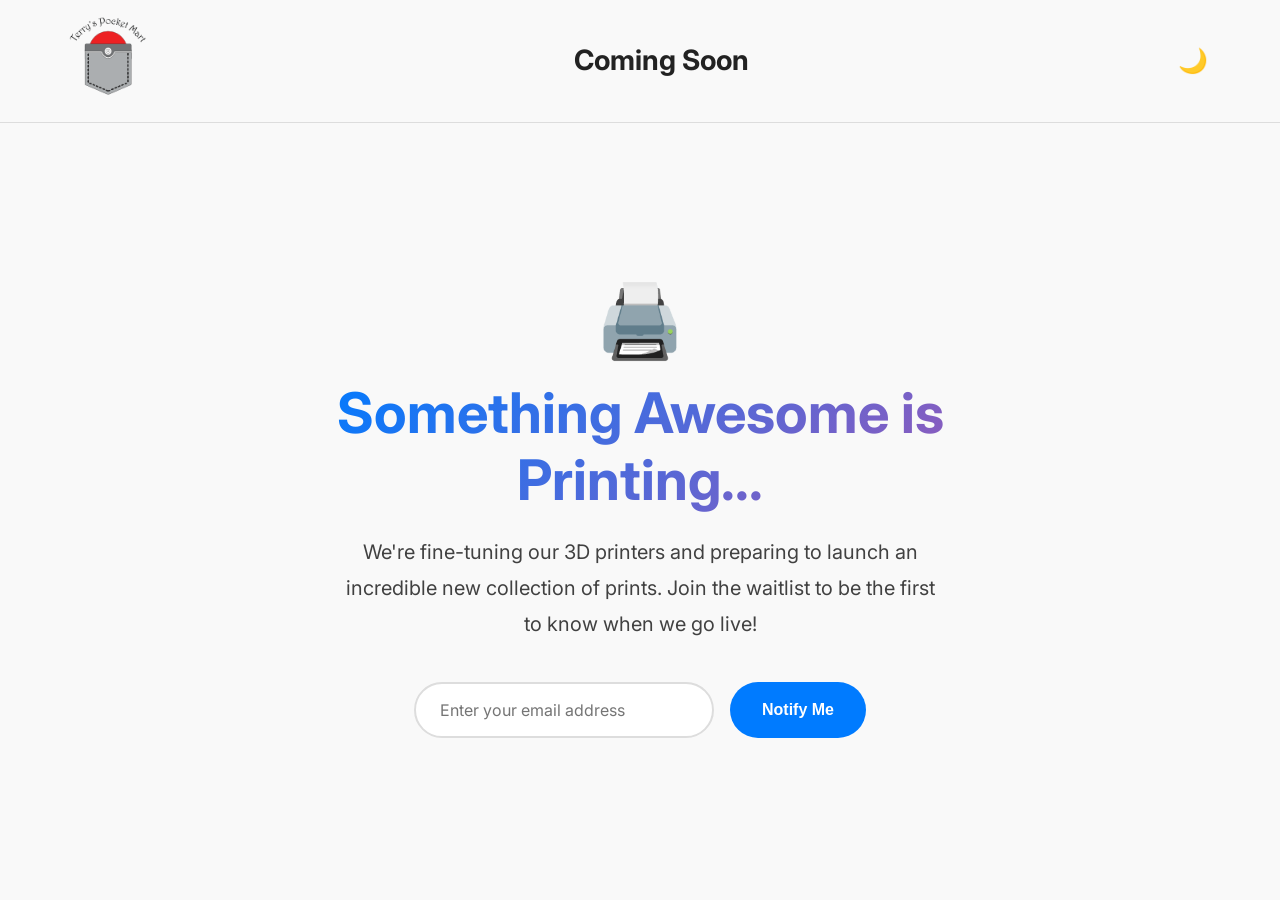
<file: index.html>
<!DOCTYPE html>
<html lang="en">
<head>
    <meta charset="UTF-8">
    <meta name="viewport" content="width=device-width, initial-scale=1.0">
    <title>Coming Soon - Terry's Pocketmart</title>
    <link rel="preconnect" href="https://fonts.googleapis.com">
    <link rel="preconnect" href="https://fonts.gstatic.com" crossorigin>
    <link href="https://fonts.googleapis.com/css2?family=Inter:wght@400;500;600;700&display=swap" rel="stylesheet">
    
    <style>
        /* Base Global Theme Variables */
        :root {
            --bg-color: #f9f9f9;
            --text-color: #222222;
            --card-bg: #ffffff;
            --accent-color: #007bff;
            --border-color: #dddddd;
            --transition-speed: 0.3s;
        }

        [data-theme="dark"] {
            --bg-color: #121212;
            --text-color: #f0f0f0;
            --card-bg: #1e1e1e;
            --accent-color: #4da3ff;
            --border-color: #333333;
        }

        * {
            box-sizing: border-box;
            margin: 0;
            padding: 0;
        }

        body {
            font-family: 'Inter', sans-serif;
            background-color: var(--bg-color);
            color: var(--text-color);
            transition: background-color var(--transition-speed), color var(--transition-speed);
            line-height: 1.6;
            min-height: 100vh;
            display: flex;
            flex-direction: column;
        }

        /* Header Styles */
        header {
            padding: 0.75rem 5%;
            display: flex;
            justify-content: space-between;
            align-items: center;
            border-bottom: 1px solid var(--border-color);
            background-color: var(--bg-color);
            position: sticky;
            top: 0;
            z-index: 100;
            transition: background-color var(--transition-speed), border-color var(--transition-speed);
        }

        .logo-container {
            display: flex;
            align-items: center;
        }

        .logo-container img {
            height: 90px;
            width: auto;
        }

        .logo-dark {
            display: none;
        }

        [data-theme="dark"] .logo-light {
            display: none;
        }

        [data-theme="dark"] .logo-dark {
            display: block;
        }

        .nav-page-title {
            font-size: 1.75rem;
            font-weight: 700;
            color: var(--text-color);
            white-space: nowrap;
            flex: 1;
            text-align: center;
        }

        nav {
            display: flex;
            align-items: center;
        }

        .theme-toggle {
            background: none;
            border: none;
            font-size: 1.5rem;
            cursor: pointer;
            padding: 8px;
            border-radius: 50%;
            transition: background-color var(--transition-speed);
            line-height: 1;
        }

        .theme-toggle:hover {
            background-color: rgba(0, 0, 0, 0.05);
        }

        [data-theme="dark"] .theme-toggle:hover {
            background-color: rgba(255, 255, 255, 0.1);
        }

        /* Coming Soon Main Section */
        main {
            flex: 1;
            display: flex;
            align-items: center;
            justify-content: center;
        }

        .coming-soon-container {
            display: flex;
            flex-direction: column;
            align-items: center;
            justify-content: center;
            text-align: center;
            padding: 3rem 1.5rem;
            animation: fadeIn 1s ease-in-out;
            max-width: 700px;
            margin: 0 auto;
        }
        
        @keyframes fadeIn {
            from { opacity: 0; transform: translateY(20px); }
            to { opacity: 1; transform: translateY(0); }
        }

        .printer-icon {
            font-size: 4.5rem;
            margin-bottom: 1.5rem;
            animation: printBounce 2s infinite ease-in-out;
            line-height: 1;
        }

        @keyframes printBounce {
            0%, 100% { transform: translateY(0); }
            50% { transform: translateY(-15px); }
        }

        .coming-soon-title {
            font-size: 3.5rem;
            font-weight: 700;
            margin-bottom: 1.25rem;
            background: linear-gradient(135deg, var(--accent-color), #9b59b6);
            -webkit-background-clip: text;
            -webkit-text-fill-color: transparent;
            line-height: 1.2;
        }

        .coming-soon-subtitle {
            font-size: 1.25rem;
            color: var(--text-color);
            opacity: 0.85;
            max-width: 600px;
            margin-bottom: 2.5rem;
            line-height: 1.8;
        }

        .notify-container {
            display: flex;
            gap: 1rem;
            justify-content: center;
            width: 100%;
            max-width: 450px;
        }

        .notify-input {
            flex: 1;
            padding: 1rem 1.5rem;
            border: 2px solid var(--border-color);
            border-radius: 30px;
            background-color: var(--card-bg);
            color: var(--text-color);
            font-family: 'Inter', sans-serif;
            font-size: 1rem;
            transition: border-color 0.3s;
            outline: none;
        }

        .notify-input:focus {
            border-color: var(--accent-color);
        }

        .notify-btn {
            background-color: var(--accent-color);
            color: white;
            border: none;
            padding: 1rem 2rem;
            font-size: 1rem;
            font-weight: 600;
            border-radius: 30px;
            cursor: pointer;
            transition: transform 0.2s, box-shadow 0.2s, opacity 0.2s;
            white-space: nowrap;
        }

        .notify-btn:hover {
            transform: translateY(-2px);
            box-shadow: 0 4px 15px rgba(0, 123, 255, 0.3);
        }

        .notify-btn:active {
            transform: translateY(0);
        }

        /* Thank You Popup Modal Styles */
        .thanks-modal {
            display: none;
            position: fixed;
            top: 0;
            left: 0;
            width: 100%;
            height: 100%;
            background-color: rgba(0, 0, 0, 0.6);
            backdrop-filter: blur(5px);
            z-index: 1000;
            align-items: center;
            justify-content: center;
            opacity: 0;
            transition: opacity var(--transition-speed) ease;
        }

        .thanks-modal.active {
            display: flex;
            opacity: 1;
        }

        .thanks-modal-content {
            background-color: var(--card-bg);
            color: var(--text-color);
            padding: 3rem 2rem;
            border-radius: 20px;
            max-width: 450px;
            width: 90%;
            text-align: center;
            box-shadow: 0 15px 40px rgba(0,0,0,0.25);
            transform: scale(0.8);
            transition: transform var(--transition-speed) cubic-bezier(0.175, 0.885, 0.32, 1.275);
            border: 1px solid var(--border-color);
        }

        .thanks-modal.active .thanks-modal-content {
            transform: scale(1);
        }

        .thanks-icon {
            font-size: 4.5rem;
            margin-bottom: 1.5rem;
            line-height: 1;
            animation: popIn 0.5s cubic-bezier(0.175, 0.885, 0.32, 1.275);
        }

        @keyframes popIn {
            0% { transform: scale(0); }
            100% { transform: scale(1); }
        }

        .thanks-modal-content h2 {
            font-size: 2.25rem;
            font-weight: 700;
            margin-bottom: 1rem;
            background: linear-gradient(135deg, var(--accent-color), #9b59b6);
            -webkit-background-clip: text;
            -webkit-text-fill-color: transparent;
        }

        .thanks-modal-content p {
            font-size: 1.1rem;
            opacity: 0.85;
            margin-bottom: 2rem;
            line-height: 1.6;
        }

        .thanks-close-btn {
            background-color: var(--accent-color);
            color: white;
            border: none;
            padding: 0.85rem 2.5rem;
            font-size: 1rem;
            font-weight: 600;
            border-radius: 30px;
            cursor: pointer;
            transition: transform 0.2s, box-shadow 0.2s;
        }

        .thanks-close-btn:hover {
            transform: translateY(-2px);
            box-shadow: 0 4px 15px rgba(0, 123, 255, 0.3);
        }

        .thanks-close-btn:active {
            transform: translateY(0);
        }

        @media (max-width: 768px) {
            .coming-soon-title {
                font-size: 2.5rem;
            }
            .notify-container {
                flex-direction: column;
            }
            .notify-btn {
                width: 100%;
            }
            .thanks-modal-content {
                padding: 2.5rem 1.5rem;
            }
        }
    </style>
</head>
<body>
    <header>
        <div class="logo-container">
            <a href="index.html">
                <img src="images/logo.png" alt="Pocket Mart Logo" class="logo-light">
                <img src="images/logo_dark.png" alt="Pocket Mart Logo" class="logo-dark">
            </a>
        </div>
        <div id="nav-page-title" class="nav-page-title">Coming Soon</div>
        <nav>
            <button id="theme-toggle" class="theme-toggle" aria-label="Toggle theme">🌙</button>
        </nav>
    </header>

    <main>
        <div class="coming-soon-container">
            <div class="printer-icon">🖨️</div>
            <h1 class="coming-soon-title">Something Awesome is Printing...</h1>
            <p class="coming-soon-subtitle">We're fine-tuning our 3D printers and preparing to launch an incredible new collection of prints. Join the waitlist to be the first to know when we go live!</p>
            
            <form class="notify-container" method="POST">
                <input type="email" name="email" class="notify-input" placeholder="Enter your email address" required>
                <button type="submit" class="notify-btn">Notify Me</button>
            </form>
        </div>
    </main>

    <!-- Thank You Modal -->
    <div id="thanks-modal" class="thanks-modal">
        <div class="thanks-modal-content">
            <div class="thanks-icon">🎉</div>
            <h2>Thank You!</h2>
            <p>You have successfully subscribed to our waitlist. We'll email you the second we launch!</p>
            <button class="thanks-close-btn" id="close-thanks-btn">Awesome</button>
        </div>
    </div>

    <script>
        document.addEventListener('DOMContentLoaded', () => {
            // Dark / Light Theme Toggle
            const themeToggleBtn = document.getElementById('theme-toggle');
            const currentTheme = localStorage.getItem('theme') || 'light';
            
            document.documentElement.setAttribute('data-theme', currentTheme);
            updateThemeIcon(currentTheme);

            if (themeToggleBtn) {
                themeToggleBtn.addEventListener('click', () => {
                    const current = document.documentElement.getAttribute('data-theme');
                    const target = current === 'light' ? 'dark' : 'light';
                    
                    document.documentElement.setAttribute('data-theme', target);
                    localStorage.setItem('theme', target);
                    updateThemeIcon(target);
                });
            }

            function updateThemeIcon(theme) {
                if (!themeToggleBtn) return;
                themeToggleBtn.textContent = theme === 'light' ? '🌙' : '☀️';
            }

            // Thank You Modal Logic
            const thanksModal = document.getElementById('thanks-modal');
            const closeThanksBtn = document.getElementById('close-thanks-btn');
            const notifyForm = document.querySelector('.notify-container');

            function showThanksModal() {
                if (thanksModal) thanksModal.classList.add('active');
            }

            function closeThanksModal() {
                if (thanksModal) thanksModal.classList.remove('active');
            }

            if (closeThanksBtn) {
                closeThanksBtn.addEventListener('click', closeThanksModal);
            }

            if (thanksModal) {
                thanksModal.addEventListener('click', (e) => {
                    if (e.target === thanksModal) closeThanksModal();
                });
            }

            // Form Submit Handler
            if (notifyForm) {
                notifyForm.addEventListener('submit', function(e) {
                    const action = notifyForm.getAttribute('action');
                    
                    // If no external action is defined, simulate submission with delay & show modal
                    if (!action || action === '#' || action.startsWith('javascript:')) {
                        e.preventDefault();
                        const btn = notifyForm.querySelector('.notify-btn');
                        const originalText = btn.textContent;
                        btn.textContent = 'Sending...';
                        btn.disabled = true;

                        setTimeout(() => {
                            btn.textContent = originalText;
                            btn.disabled = false;
                            showThanksModal();
                            notifyForm.reset();
                        }, 800);
                        return;
                    }

                    // If an endpoint (e.g. Web3Forms or Formspree) is configured, send via AJAX
                    e.preventDefault();
                    const btn = notifyForm.querySelector('.notify-btn');
                    const originalText = btn.textContent;
                    btn.textContent = 'Sending...';
                    btn.disabled = true;

                    const formData = new FormData(notifyForm);
                    fetch(action, {
                        method: 'POST',
                        body: formData,
                        headers: {
                            'Accept': 'application/json'
                        }
                    })
                    .then(async response => {
                        const data = await response.json().catch(() => ({}));
                        if (response.ok && data.success !== false) {
                            showThanksModal();
                            notifyForm.reset();
                        } else {
                            const errorMsg = data.message || 'Please check your connection and try again.';
                            alert('Submission failed: ' + errorMsg);
                        }
                    })
                    .catch(error => {
                        alert('Network error: ' + error.message);
                    })
                    .finally(() => {
                        btn.textContent = originalText;
                        btn.disabled = false;
                    });
                });
            }
        });
    </script>
</body>
</html>
</file>
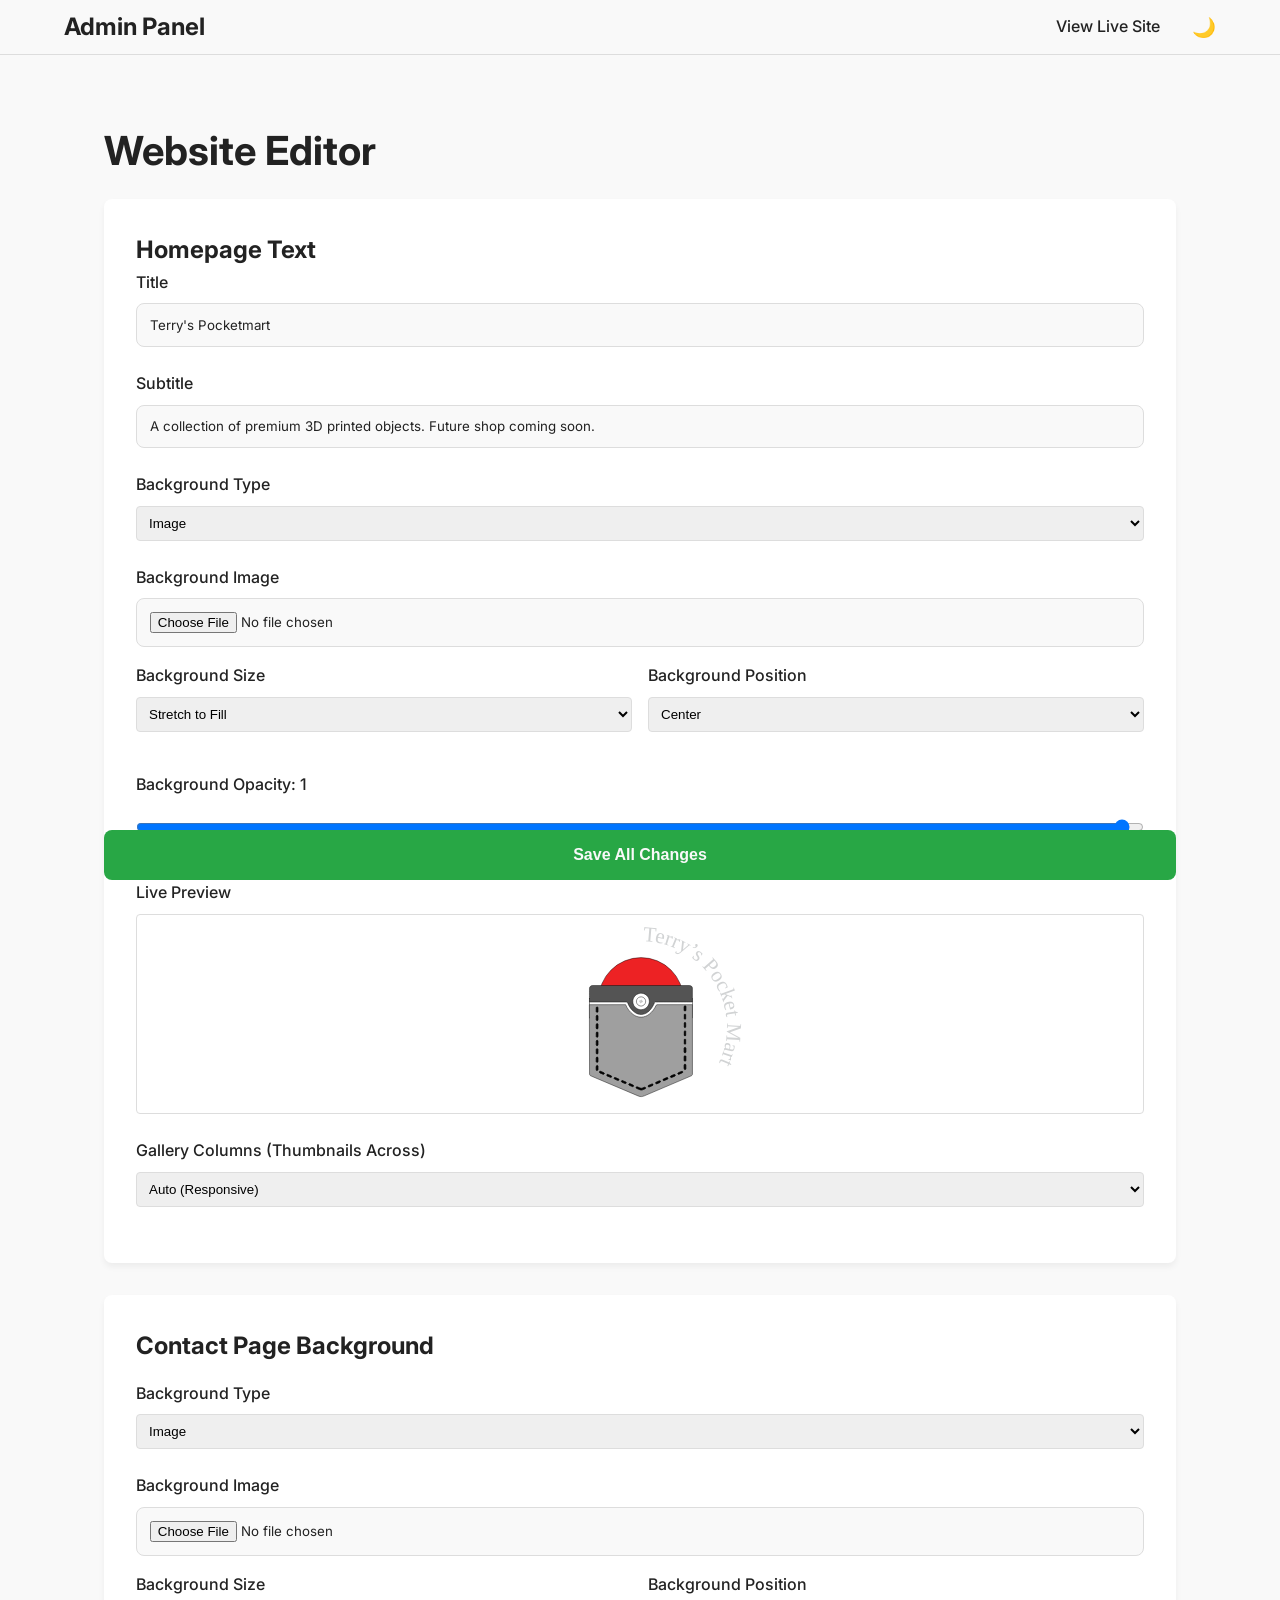
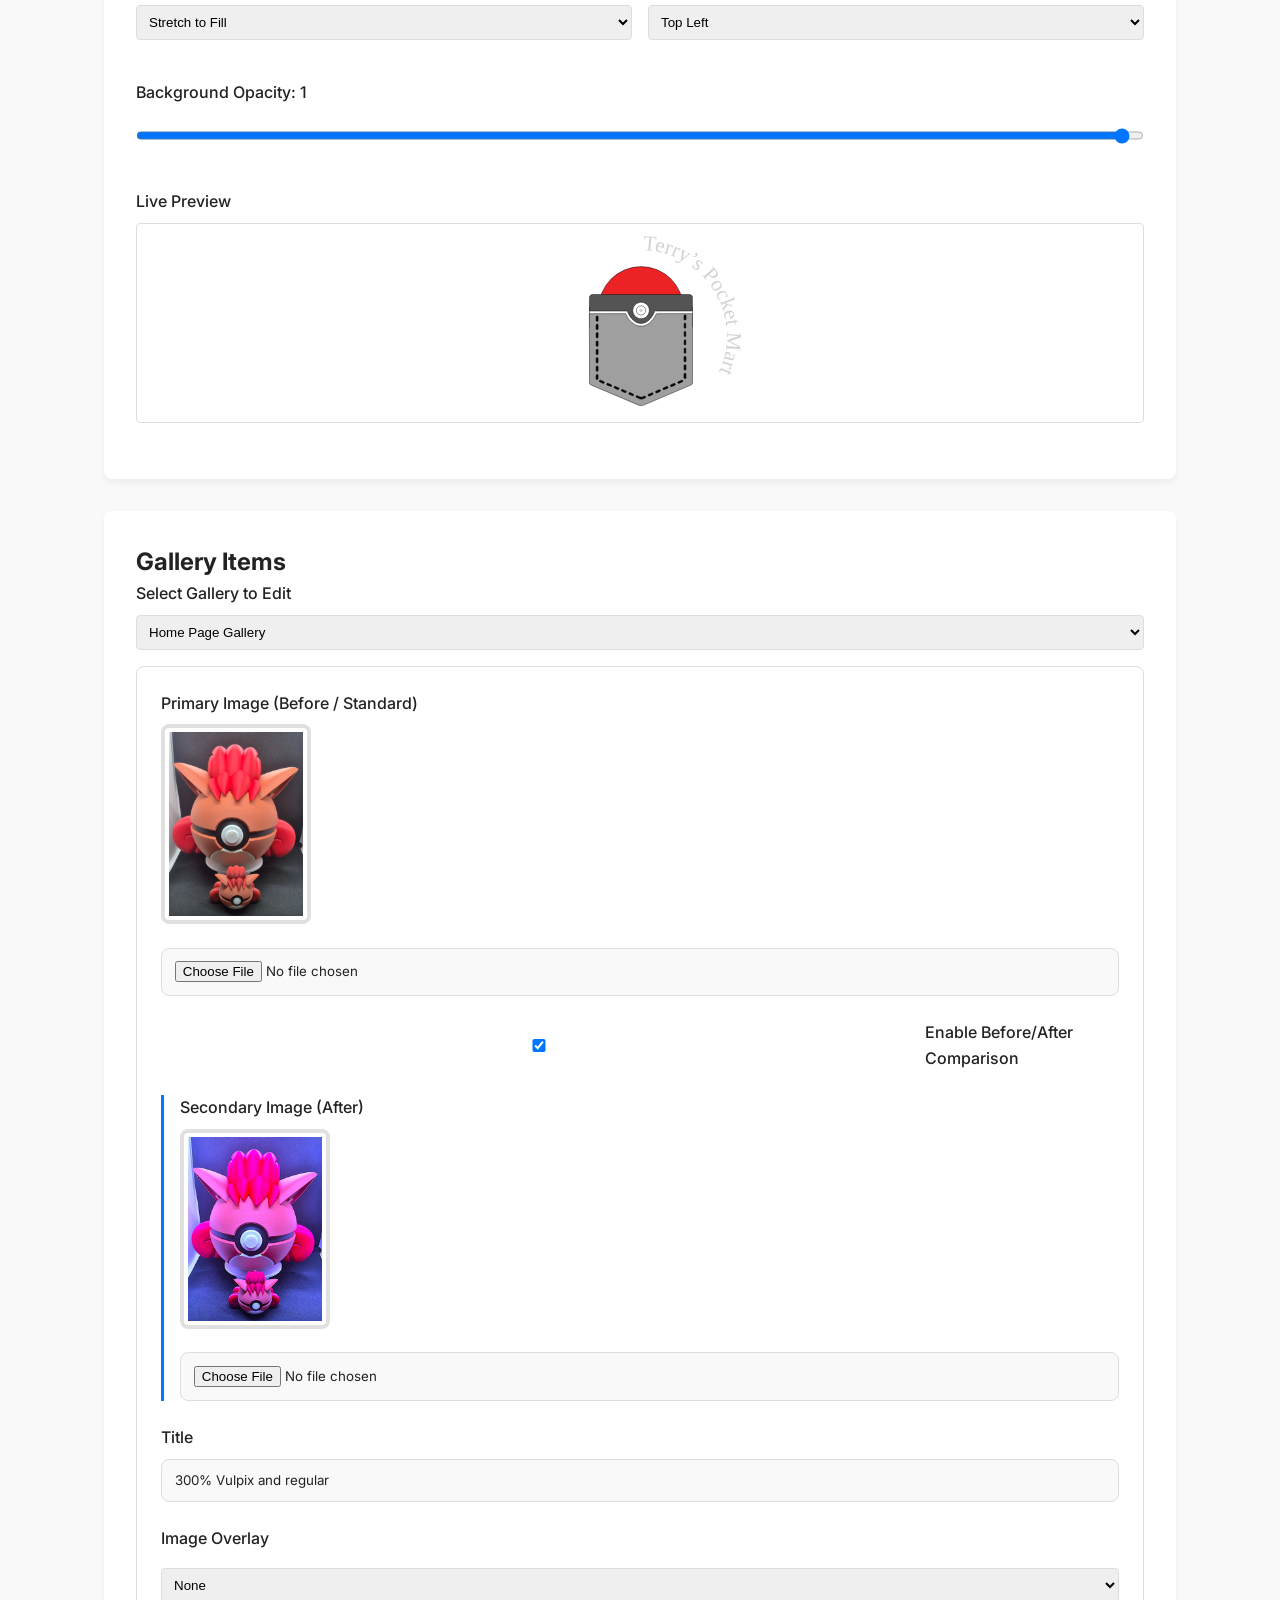
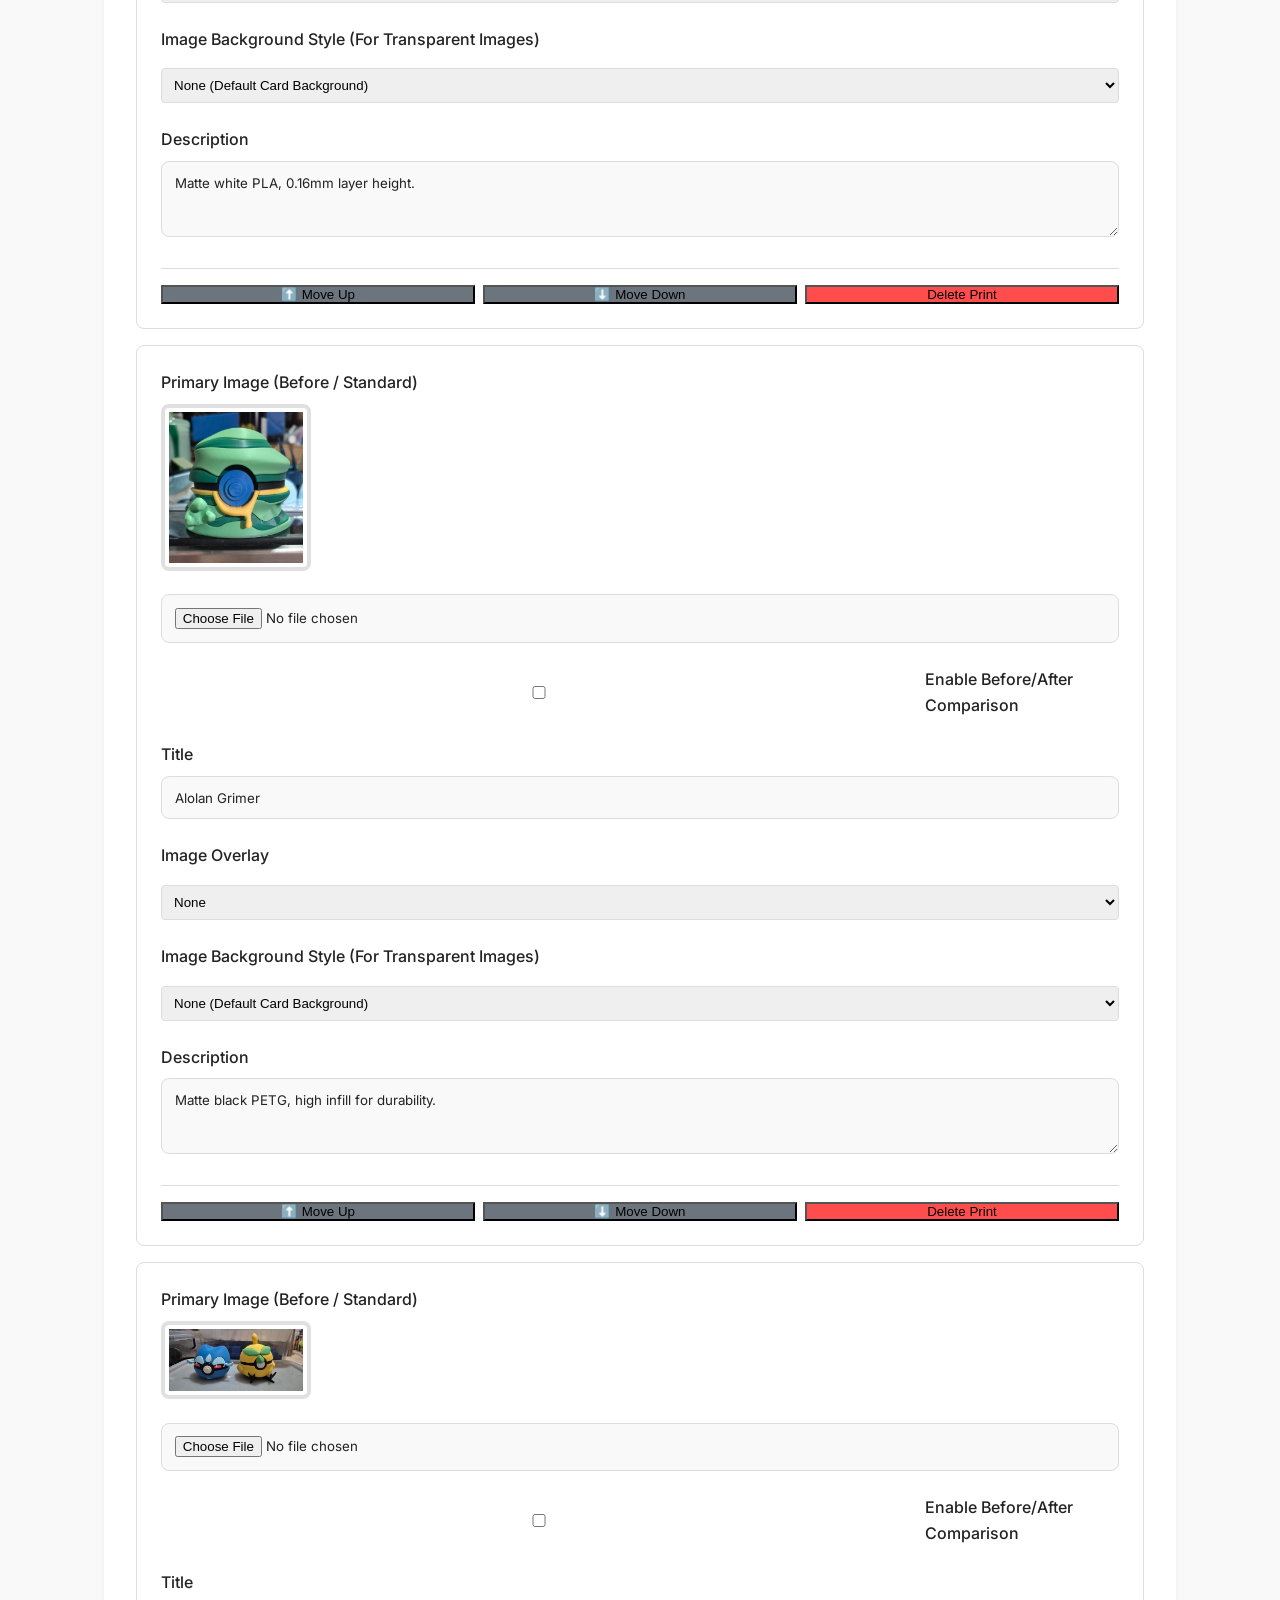
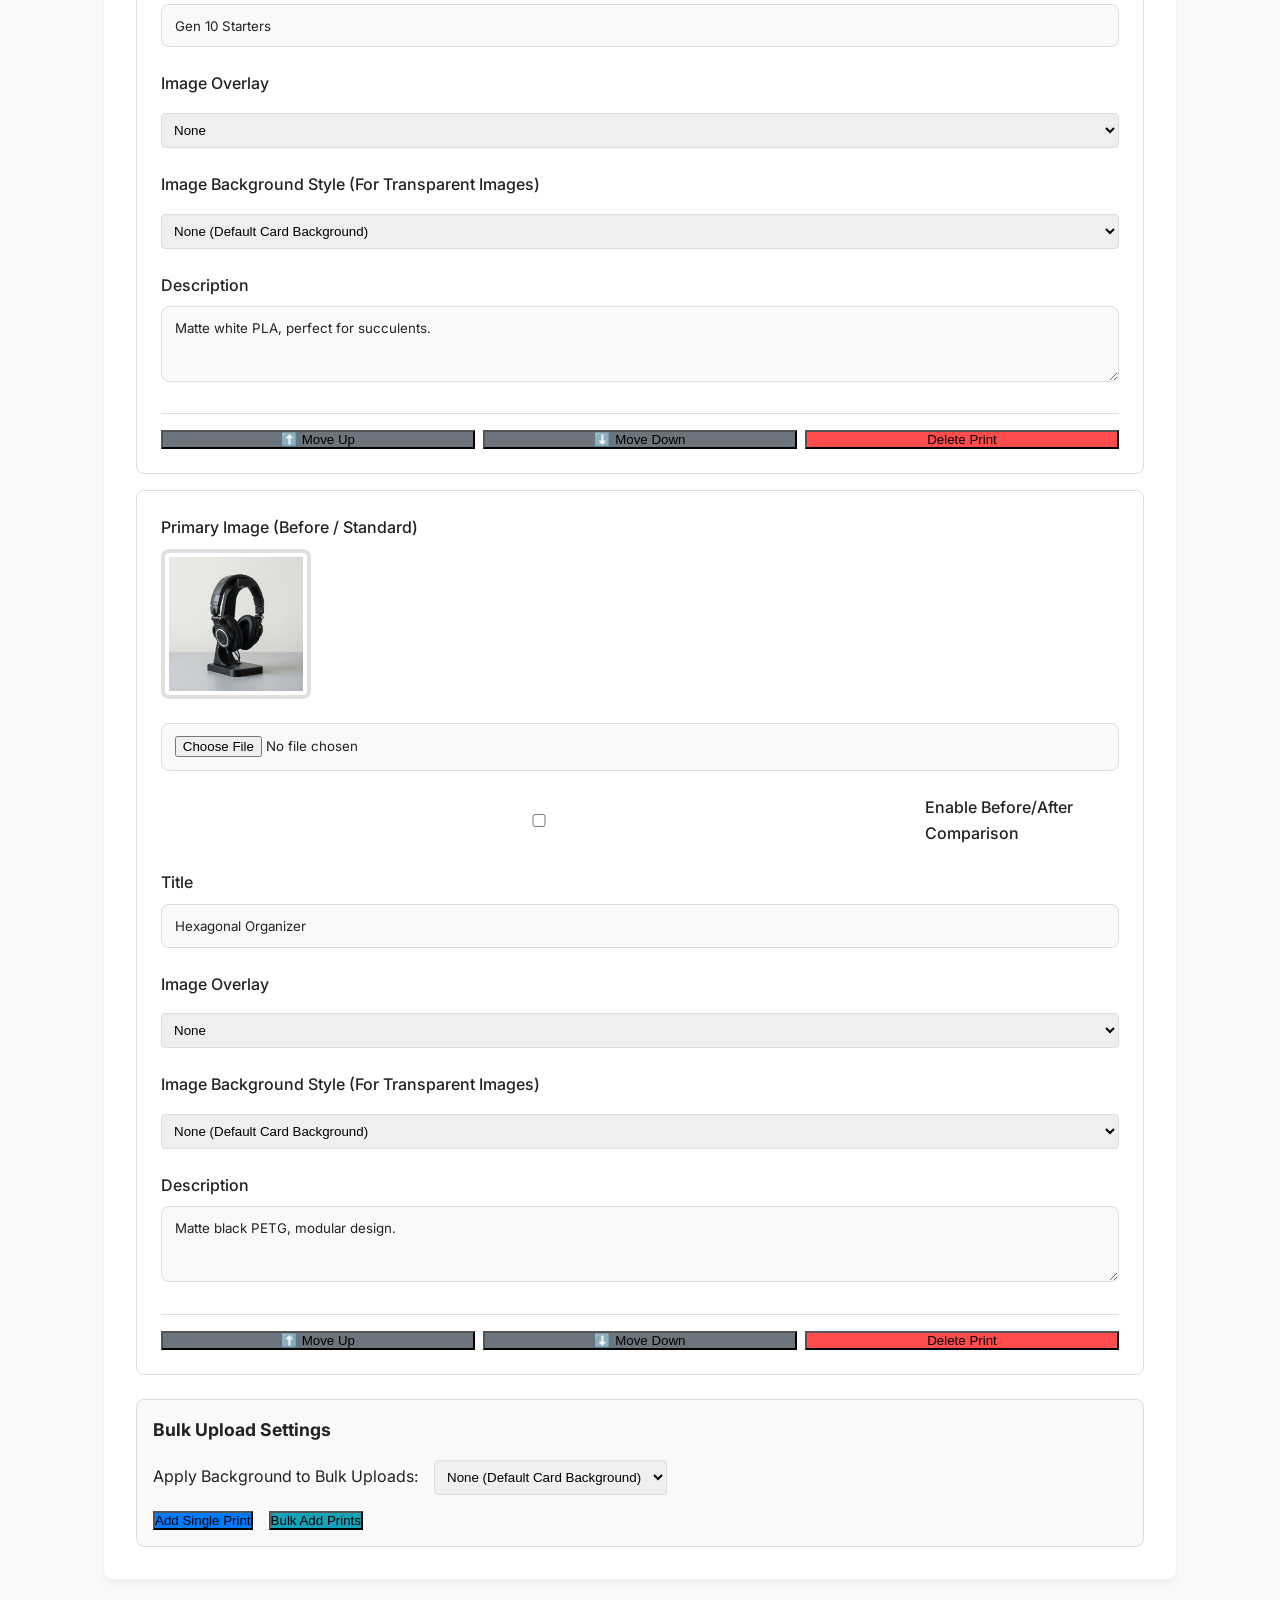
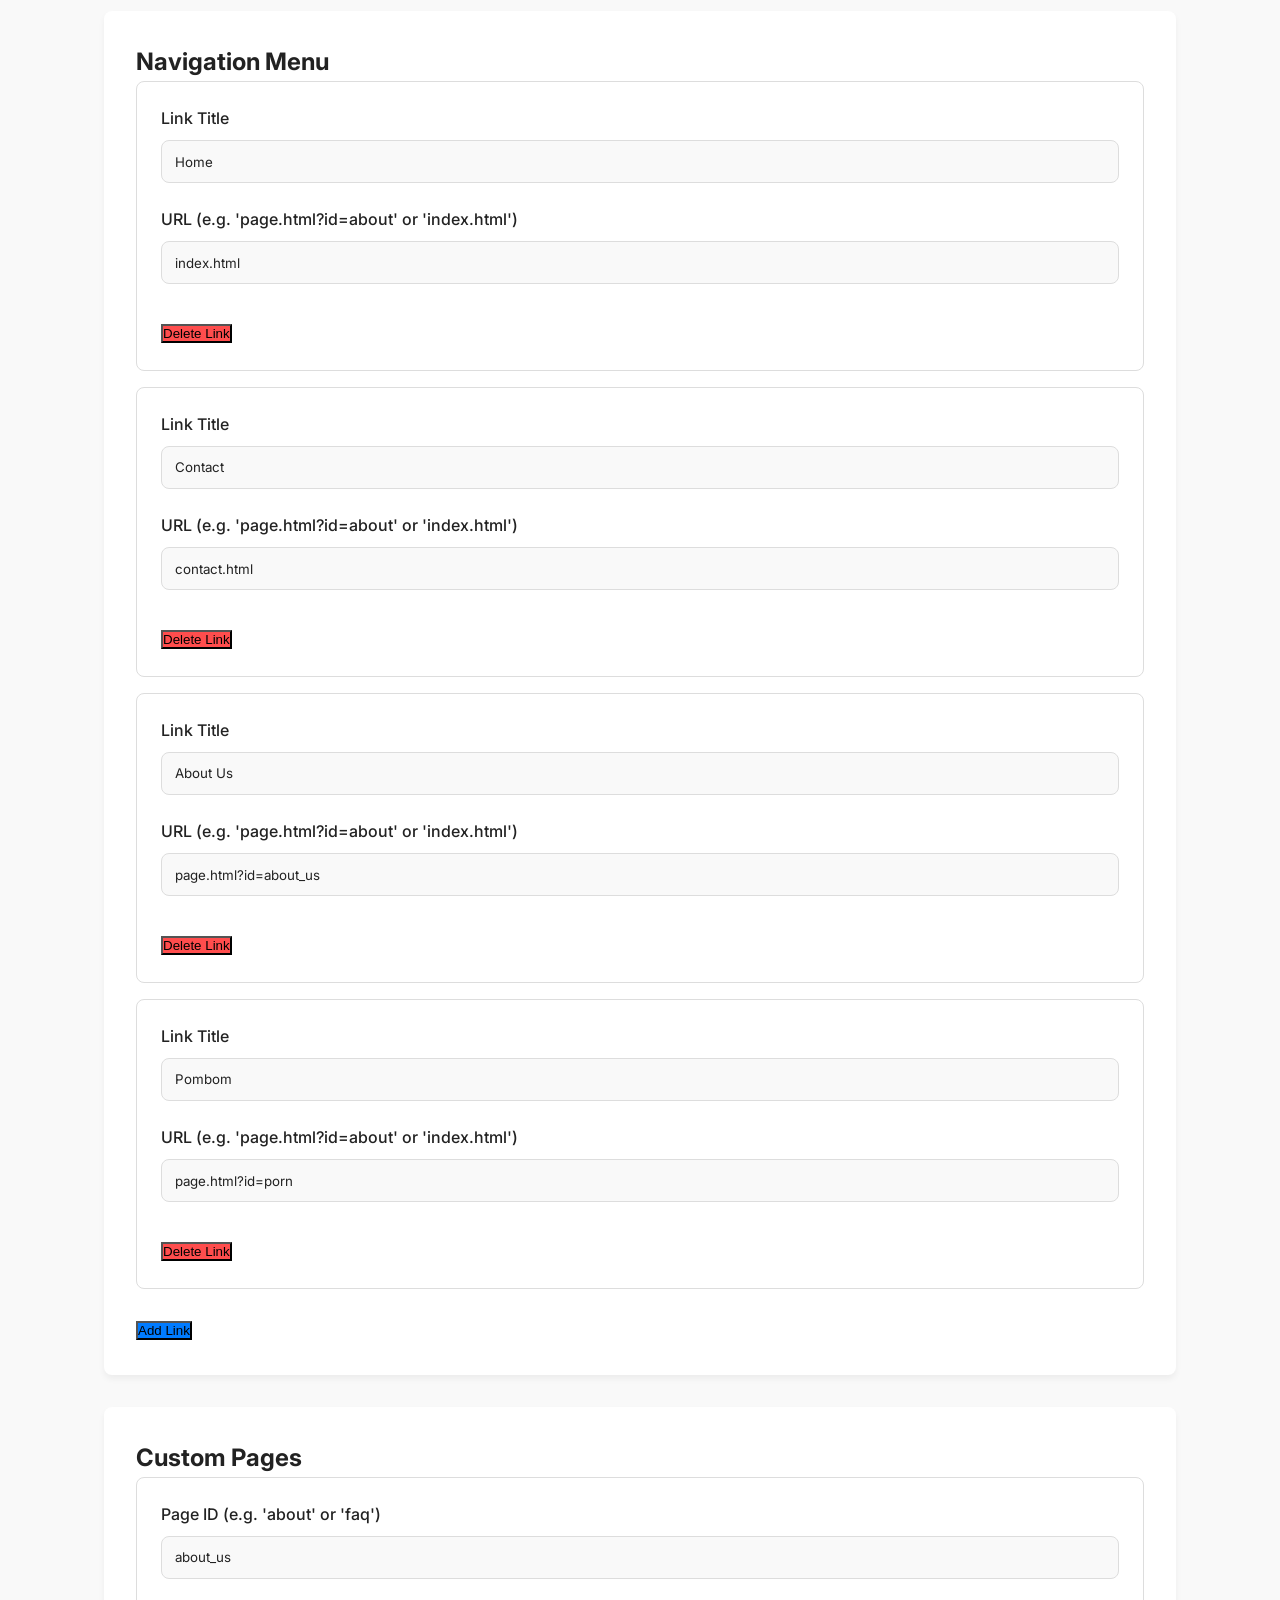
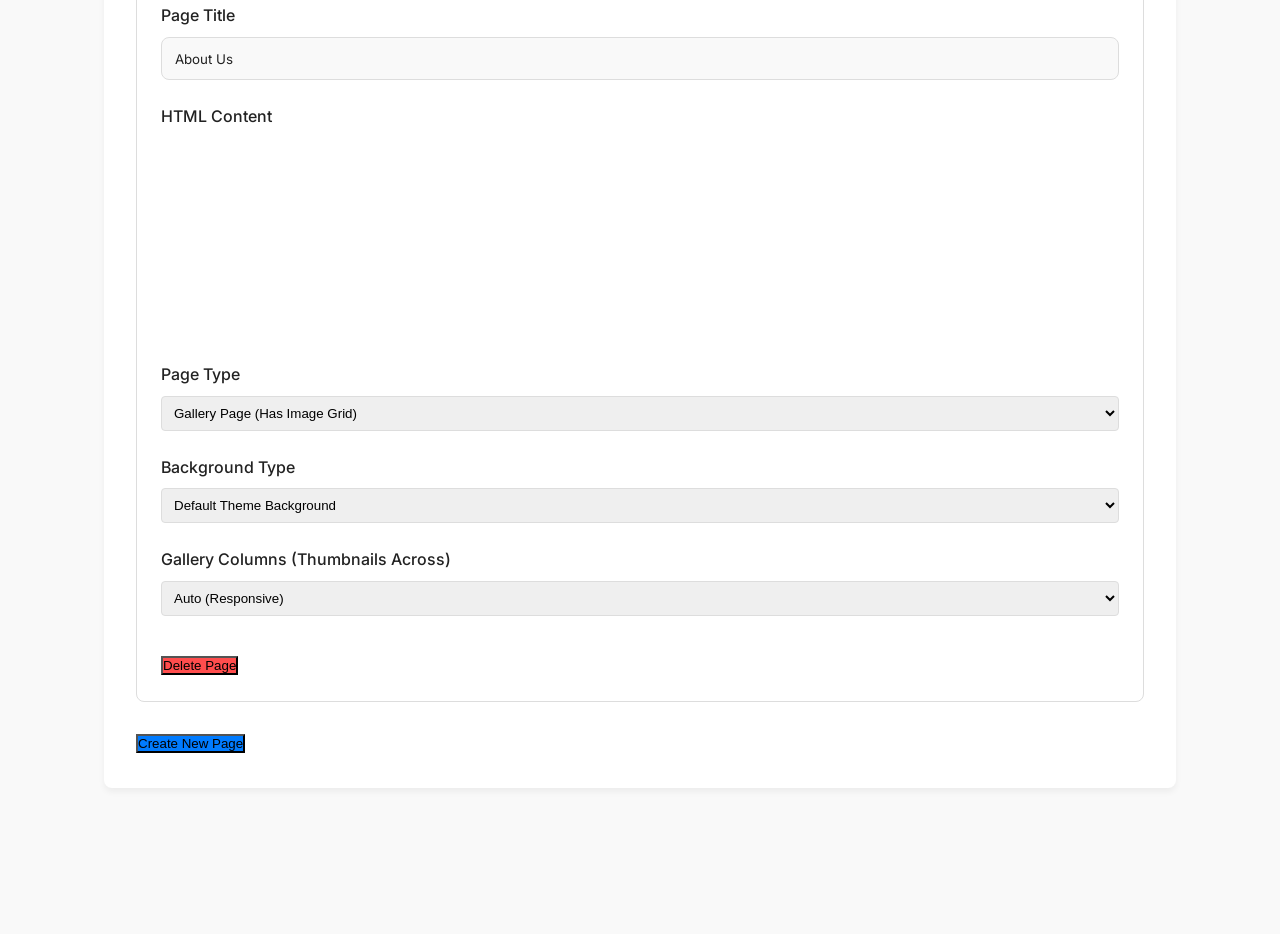
<file: admin.html>
<!DOCTYPE html>
<html lang="en">
<head>
    <meta charset="UTF-8">
    <meta name="viewport" content="width=device-width, initial-scale=1.0">
    <title>Admin - 3D Print Gallery</title>
    <link rel="preconnect" href="https://fonts.googleapis.com">
    <link rel="preconnect" href="https://fonts.gstatic.com" crossorigin>
    <link href="https://fonts.googleapis.com/css2?family=Inter:wght@400;500;600;700&display=swap" rel="stylesheet">
    <link href="https://cdn.quilljs.com/1.3.6/quill.snow.css" rel="stylesheet">
    <link rel="stylesheet" href="css/style.css">
    <style>
        .admin-section {
            background: var(--card-bg);
            padding: 2rem;
            border-radius: 8px;
            margin-bottom: 2rem;
            box-shadow: 0 4px 6px rgba(0,0,0,0.05);
        }
        .admin-item {
            border: 1px solid var(--border-color);
            padding: 1.5rem;
            border-radius: 8px;
            margin-bottom: 1rem;
            position: relative;
        }
        .admin-item img {
            max-width: 150px;
            height: auto;
            border-radius: 8px;
            border: 4px solid #e0e0e0;
            padding: 4px;
            background-color: var(--card-bg);
            margin-bottom: 1rem;
        }
        .delete-btn {
            background-color: #ff4d4d !important;
            margin-top: 1rem;
        }
        .add-btn {
            background-color: var(--accent-color) !important;
        }
        .save-btn {
            background-color: #28a745 !important;
            position: sticky;
            bottom: 20px;
            z-index: 100;
        }
    </style>
</head>
<body>
    <header>
        <div class="header-left">
            <h2>Admin Panel</h2>
        </div>
        <nav>
            <a href="index.html" target="_blank">View Live Site</a>
            <button id="theme-toggle" class="theme-toggle" aria-label="Toggle theme">🌙</button>
        </nav>
    </header>

    <main>
        <h1>Website Editor</h1>
        
        <form id="admin-form">
            <div class="admin-section">
                <h2>Homepage Text</h2>
                <div class="form-group">
                    <label>Title</label>
                    <input type="text" id="homepage-title" required>
                </div>
                <div class="form-group">
                    <label>Subtitle</label>
                    <input type="text" id="homepage-subtitle" required>
                </div>
                <div class="form-group" style="margin-top: 1rem;">
                    <label>Background Type</label>
                    <select id="homepage-bg-type" style="padding: 0.5rem; width: 100%; border-radius: 4px; border: 1px solid var(--border-color);">
                        <option value="default">Default Theme Background</option>
                        <option value="color">Solid Color</option>
                        <option value="image">Image</option>
                    </select>
                </div>
                <div class="form-group" id="homepage-bg-color-group" style="display:none; margin-top: 1rem;">
                    <label>Background Color</label>
                    <input type="color" id="homepage-bg-color" value="#ffffff" style="width: 100%; height: 40px;">
                </div>
                <div class="form-group" id="homepage-bg-image-group" style="display:none; margin-top: 1rem;">
                    <label>Background Image</label>
                    <input type="file" accept="image/*" id="homepage-bg-image-file">
                    <input type="hidden" id="homepage-bg-image">
                    
                    <div style="display: flex; gap: 1rem; margin-top: 1rem;">
                        <div class="form-group" style="flex: 1;">
                            <label>Background Size</label>
                            <select id="homepage-bg-size" style="padding: 0.5rem; width: 100%; border-radius: 4px; border: 1px solid var(--border-color);">
                                <option value="cover">Cover (Fill Screen)</option>
                                <option value="contain">Contain (Fit to Screen)</option>
                                <option value="auto">Auto (Original Size)</option>
                                <option value="100% 100%">Stretch to Fill</option>
                            </select>
                        </div>
                        <div class="form-group" style="flex: 1;">
                            <label>Background Position</label>
                            <select id="homepage-bg-position" style="padding: 0.5rem; width: 100%; border-radius: 4px; border: 1px solid var(--border-color);">
                                <option value="center">Center</option>
                                <option value="top left">Top Left</option>
                                <option value="top center">Top Center</option>
                                <option value="top right">Top Right</option>
                                <option value="bottom left">Bottom Left</option>
                                <option value="bottom center">Bottom Center</option>
                                <option value="bottom right">Bottom Right</option>
                            </select>
                        </div>
                    </div>
                    <div class="form-group" style="margin-top: 1rem;">
                        <label>Background Opacity: <span id="homepage-bg-opacity-val">1.0</span></label>
                        <input type="range" id="homepage-bg-opacity" min="0.05" max="1" step="0.05" value="1" style="width: 100%;">
                    </div>
                    
                    <label style="margin-top: 1rem; display: block;">Live Preview</label>
                    <div id="homepage-bg-preview" style="width: 100%; height: 200px; border: 1px solid var(--border-color); border-radius: 4px; margin-top:0.5rem; display:none;"></div>
                </div>
                
                <div class="form-group" style="margin-top: 1rem;">
                    <label>Gallery Columns (Thumbnails Across)</label>
                    <select id="homepage-gallery-cols" style="padding: 0.5rem; width: 100%; border-radius: 4px; border: 1px solid var(--border-color);">
                        <option value="auto">Auto (Responsive)</option>
                        <option value="2">2 Columns</option>
                        <option value="3">3 Columns</option>
                        <option value="4">4 Columns</option>
                        <option value="5">5 Columns</option>
                    </select>
                </div>
            </div>

            <div class="admin-section">
                <h2>Contact Page Background</h2>
                <div class="form-group" style="margin-top: 1rem;">
                    <label>Background Type</label>
                    <select id="contact-bg-type" style="padding: 0.5rem; width: 100%; border-radius: 4px; border: 1px solid var(--border-color);">
                        <option value="default">Default Theme Background</option>
                        <option value="color">Solid Color</option>
                        <option value="image">Image</option>
                    </select>
                </div>
                <div class="form-group" id="contact-bg-color-group" style="display:none; margin-top: 1rem;">
                    <label>Background Color</label>
                    <input type="color" id="contact-bg-color" value="#ffffff" style="width: 100%; height: 40px;">
                </div>
                <div class="form-group" id="contact-bg-image-group" style="display:none; margin-top: 1rem;">
                    <label>Background Image</label>
                    <input type="file" accept="image/*" id="contact-bg-image-file">
                    <input type="hidden" id="contact-bg-image">
                    
                    <div style="display: flex; gap: 1rem; margin-top: 1rem;">
                        <div class="form-group" style="flex: 1;">
                            <label>Background Size</label>
                            <select id="contact-bg-size" style="padding: 0.5rem; width: 100%; border-radius: 4px; border: 1px solid var(--border-color);">
                                <option value="cover">Cover (Fill Screen)</option>
                                <option value="contain">Contain (Fit to Screen)</option>
                                <option value="auto">Auto (Original Size)</option>
                                <option value="100% 100%">Stretch to Fill</option>
                            </select>
                        </div>
                        <div class="form-group" style="flex: 1;">
                            <label>Background Position</label>
                            <select id="contact-bg-position" style="padding: 0.5rem; width: 100%; border-radius: 4px; border: 1px solid var(--border-color);">
                                <option value="center">Center</option>
                                <option value="top left">Top Left</option>
                                <option value="top center">Top Center</option>
                                <option value="top right">Top Right</option>
                                <option value="bottom left">Bottom Left</option>
                                <option value="bottom center">Bottom Center</option>
                                <option value="bottom right">Bottom Right</option>
                            </select>
                        </div>
                    </div>
                    <div class="form-group" style="margin-top: 1rem;">
                        <label>Background Opacity: <span id="contact-bg-opacity-val">1.0</span></label>
                        <input type="range" id="contact-bg-opacity" min="0.05" max="1" step="0.05" value="1" style="width: 100%;">
                    </div>

                    <label style="margin-top: 1rem; display: block;">Live Preview</label>
                    <div id="contact-bg-preview" style="width: 100%; height: 200px; border: 1px solid var(--border-color); border-radius: 4px; margin-top:0.5rem; display:none;"></div>
                </div>
            </div>

            <div class="admin-section">
                <h2>Gallery Items</h2>
                <div class="form-group" style="margin-bottom: 1rem;">
                    <label>Select Gallery to Edit</label>
                    <select id="gallery-select" style="padding: 0.5rem; width: 100%; border-radius: 4px; border: 1px solid var(--border-color);"></select>
                </div>
                <div id="gallery-admin-container">
                    <!-- Gallery items injected here -->
                </div>
                
                <div style="margin-top: 1.5rem; padding: 1rem; border: 1px solid var(--border-color); border-radius: 8px; background: var(--bg-color);">
                    <h3 style="margin-top: 0; margin-bottom: 1rem; font-size: 1.1rem;">Bulk Upload Settings</h3>
                    <div style="display: flex; align-items: center; gap: 1rem; margin-bottom: 1rem;">
                        <label>Apply Background to Bulk Uploads:</label>
                        <select id="bulk-bg-type" style="padding: 0.5rem; border-radius: 4px; border: 1px solid var(--border-color);">
                            <option value="none">None (Default Card Background)</option>
                            <option value="color">Solid Color</option>
                            <option value="image">Custom Image</option>
                        </select>
                        <input type="color" id="bulk-bg-color" value="#ffffff" style="height: 30px; display: none; cursor: pointer;">
                        <div id="bulk-bg-image-group" style="display:none; align-items:center; gap: 0.5rem;">
                            <input type="file" accept="image/*" id="bulk-bg-image-file" style="font-size: 0.9em; max-width: 200px;">
                            <input type="hidden" id="bulk-bg-image-path">
                            <span id="bulk-bg-image-status" style="font-size: 0.8rem; color: #28a745; display: none;">✓ Uploaded</span>
                        </div>
                    </div>
                    <div style="display: flex; gap: 1rem;">
                        <button type="button" class="add-btn" id="add-item-btn">Add Single Print</button>
                        <button type="button" class="add-btn" id="bulk-add-btn" style="background-color: #17a2b8 !important;">Bulk Add Prints</button>
                        <input type="file" id="bulk-upload-input" multiple accept="image/*" style="display: none;">
                    </div>
                </div>
            </div>

            <div class="admin-section">
                <h2>Navigation Menu</h2>
                <div id="nav-admin-container"></div>
                <button type="button" class="add-btn" id="add-nav-btn" style="margin-top: 1rem;">Add Link</button>
            </div>

            <div class="admin-section">
                <h2>Custom Pages</h2>
                <div id="pages-admin-container"></div>
                <button type="button" class="add-btn" id="add-page-btn" style="margin-top: 1rem;">Create New Page</button>
            </div>

            <button type="submit" class="save-btn" id="save-btn">Save All Changes</button>
        </form>
    </main>

    <script src="https://cdn.quilljs.com/1.3.6/quill.js"></script>
    <script src="js/data.js"></script>
    <script src="js/admin.js"></script>
</body>
</html>
</file>
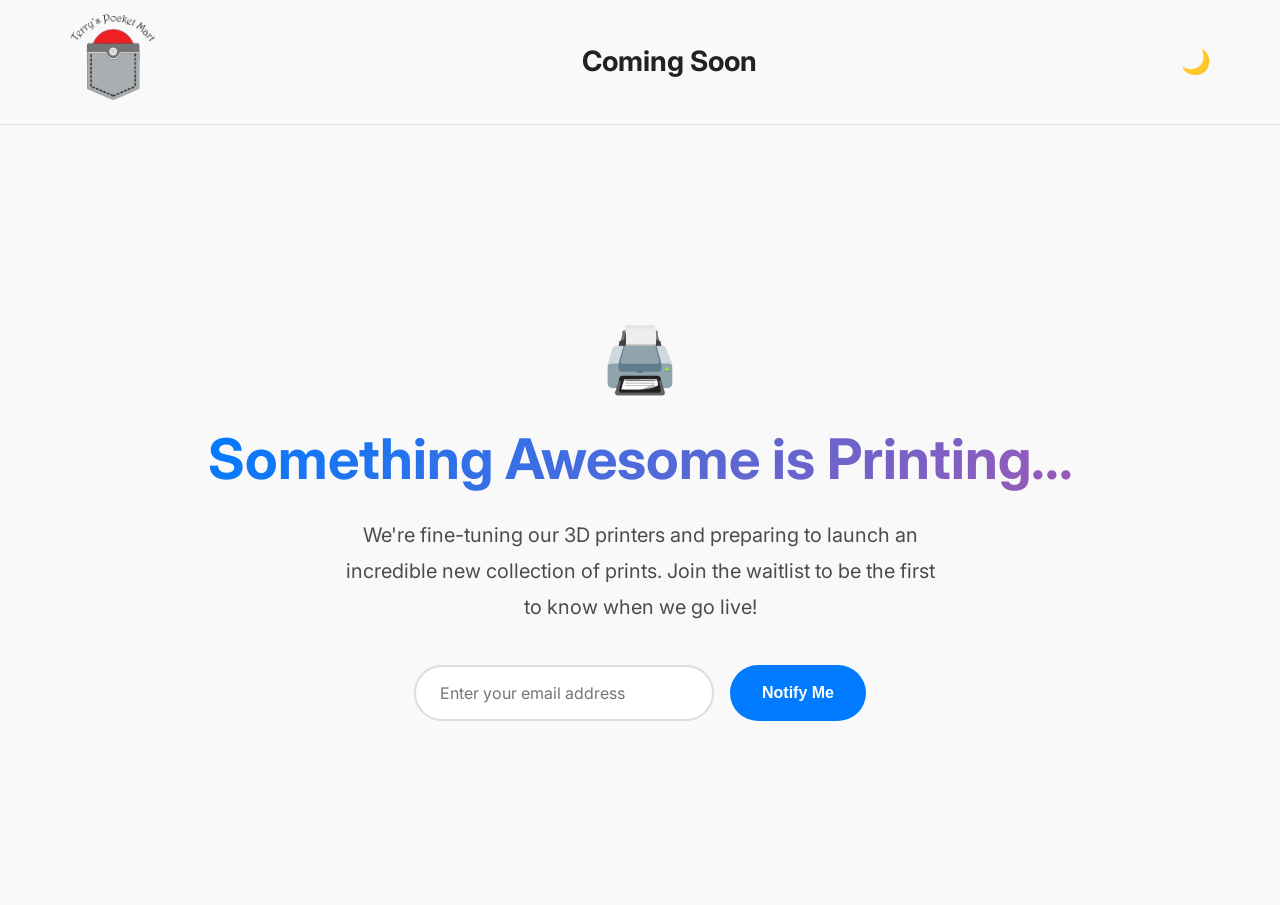
<file: coming_soon.html>
<!DOCTYPE html>
<html lang="en">
<head>
    <meta charset="UTF-8">
    <meta name="viewport" content="width=device-width, initial-scale=1.0">
    <title>Coming Soon - 3D Print Gallery</title>
    <link rel="preconnect" href="https://fonts.googleapis.com">
    <link rel="preconnect" href="https://fonts.gstatic.com" crossorigin>
    <link href="https://fonts.googleapis.com/css2?family=Inter:wght@400;500;600;700&display=swap" rel="stylesheet">
    
    <style>
        /* Base Global Theme Variables */
        :root {
            --bg-color: #f9f9f9;
            --text-color: #222222;
            --card-bg: #ffffff;
            --accent-color: #007bff;
            --border-color: #dddddd;
            --transition-speed: 0.3s;
        }

        [data-theme="dark"] {
            --bg-color: #121212;
            --text-color: #f0f0f0;
            --card-bg: #1e1e1e;
            --accent-color: #4da3ff;
            --border-color: #333333;
        }

        * {
            box-sizing: border-box;
            margin: 0;
            padding: 0;
        }

        body {
            font-family: 'Inter', sans-serif;
            background-color: var(--bg-color);
            color: var(--text-color);
            transition: background-color var(--transition-speed), color var(--transition-speed);
            line-height: 1.6;
        }

        /* Header Styles */
        header {
            padding: 0.5rem 5%;
            display: flex;
            justify-content: space-between;
            align-items: center;
            border-bottom: 1px solid var(--border-color);
            background-color: var(--bg-color);
            position: sticky;
            top: 0;
            z-index: 100;
            transition: background-color var(--transition-speed), border-color var(--transition-speed);
        }

        .logo-container {
            display: flex;
            align-items: center;
        }

        .logo-container img {
            height: 100px;
            width: auto;
        }

        .logo-dark {
            display: none;
        }

        [data-theme="dark"] .logo-light {
            display: none;
        }

        [data-theme="dark"] .logo-dark {
            display: block;
        }

        .nav-page-title {
            font-size: 1.75rem;
            font-weight: 700;
            color: var(--text-color);
            white-space: nowrap;
            flex: 1;
            text-align: center;
        }

        nav {
            display: flex;
            align-items: center;
        }

        .theme-toggle {
            background: none;
            border: none;
            font-size: 1.5rem;
            cursor: pointer;
            padding: 5px;
            border-radius: 50%;
            transition: background-color var(--transition-speed);
        }

        .theme-toggle:hover {
            background-color: rgba(0, 0, 0, 0.05);
        }

        [data-theme="dark"] .theme-toggle:hover {
            background-color: rgba(255, 255, 255, 0.1);
        }

        /* Coming Soon Specific Styles */
        .coming-soon-container {
            display: flex;
            flex-direction: column;
            align-items: center;
            justify-content: center;
            min-height: calc(100vh - 120px);
            text-align: center;
            padding: 2rem;
            animation: fadeIn 1s ease-in-out;
        }
        
        @keyframes fadeIn {
            from { opacity: 0; transform: translateY(20px); }
            to { opacity: 1; transform: translateY(0); }
        }

        .coming-soon-title {
            font-size: 3.5rem;
            font-weight: 700;
            margin-bottom: 1.5rem;
            background: linear-gradient(135deg, var(--accent-color), #9b59b6);
            -webkit-background-clip: text;
            -webkit-text-fill-color: transparent;
            line-height: 1.2;
        }

        .coming-soon-subtitle {
            font-size: 1.25rem;
            color: var(--text-color);
            opacity: 0.8;
            max-width: 600px;
            margin-bottom: 2.5rem;
            line-height: 1.8;
        }

        .notify-container {
            display: flex;
            gap: 1rem;
            justify-content: center;
            width: 100%;
            max-width: 400px;
        }

        .notify-input {
            flex: 1;
            padding: 1rem 1.5rem;
            border: 2px solid var(--border-color);
            border-radius: 30px;
            background-color: var(--card-bg);
            color: var(--text-color);
            font-family: 'Inter', sans-serif;
            font-size: 1rem;
            transition: border-color 0.3s;
        }

        .notify-input:focus {
            outline: none;
            border-color: var(--accent-color);
        }

        .notify-btn {
            background-color: var(--accent-color);
            color: white;
            border: none;
            padding: 1rem 2rem;
            font-size: 1rem;
            font-weight: 600;
            border-radius: 30px;
            cursor: pointer;
            transition: transform 0.2s, box-shadow 0.2s, opacity 0.2s;
            white-space: nowrap;
        }

        .notify-btn:hover {
            transform: translateY(-2px);
            box-shadow: 0 4px 15px rgba(0, 123, 255, 0.3);
        }

        .notify-btn:active {
            transform: translateY(0);
        }

        .printer-icon {
            font-size: 4rem;
            margin-bottom: 1rem;
            animation: printBounce 2s infinite ease-in-out;
        }

        @keyframes printBounce {
            0%, 100% { transform: translateY(0); }
            50% { transform: translateY(-15px); }
        }

        /* Thank You Popup Modal Styles */
        .thanks-modal {
            display: none;
            position: fixed;
            top: 0;
            left: 0;
            width: 100%;
            height: 100%;
            background-color: rgba(0, 0, 0, 0.6);
            backdrop-filter: blur(5px);
            z-index: 1000;
            align-items: center;
            justify-content: center;
            opacity: 0;
            transition: opacity var(--transition-speed) ease;
        }

        .thanks-modal.active {
            display: flex;
            opacity: 1;
        }

        .thanks-modal-content {
            background-color: var(--card-bg);
            color: var(--text-color);
            padding: 3rem 2rem;
            border-radius: 20px;
            max-width: 450px;
            width: 90%;
            text-align: center;
            box-shadow: 0 15px 40px rgba(0,0,0,0.15);
            transform: scale(0.8);
            transition: transform var(--transition-speed) cubic-bezier(0.175, 0.885, 0.32, 1.275);
            border: 1px solid var(--border-color);
        }

        .thanks-modal.active .thanks-modal-content {
            transform: scale(1);
        }

        .thanks-icon {
            font-size: 4.5rem;
            margin-bottom: 1.5rem;
            line-height: 1;
            animation: popIn 0.5s cubic-bezier(0.175, 0.885, 0.32, 1.275);
        }

        @keyframes popIn {
            0% { transform: scale(0); }
            100% { transform: scale(1); }
        }

        .thanks-modal-content h2 {
            font-size: 2.25rem;
            font-weight: 700;
            margin-bottom: 1rem;
            background: linear-gradient(135deg, var(--accent-color), #9b59b6);
            -webkit-background-clip: text;
            -webkit-text-fill-color: transparent;
        }

        .thanks-modal-content p {
            font-size: 1.1rem;
            opacity: 0.8;
            margin-bottom: 2rem;
            line-height: 1.6;
        }

        .thanks-close-btn {
            background-color: var(--accent-color);
            color: white;
            border: none;
            padding: 0.85rem 2.5rem;
            font-size: 1rem;
            font-weight: 600;
            border-radius: 30px;
            cursor: pointer;
            transition: transform 0.2s, box-shadow 0.2s;
        }

        .thanks-close-btn:hover {
            transform: translateY(-2px);
            box-shadow: 0 4px 15px rgba(0, 123, 255, 0.3);
        }

        .thanks-close-btn:active {
            transform: translateY(0);
        }

        @media (max-width: 768px) {
            .coming-soon-title {
                font-size: 2.5rem;
            }
            .notify-container {
                flex-direction: column;
            }
            .notify-btn {
                width: 100%;
            }
            .thanks-modal-content {
                padding: 2.5rem 1.5rem;
            }
        }
    </style>
</head>
<body>
    <header>
        <div class="logo-container">
            <a href="index.html">
                <img src="images/logo.png" alt="Pocket Mart Logo" class="logo-light">
                <img src="images/logo_dark.png" alt="Pocket Mart Logo" class="logo-dark">
            </a>
        </div>
        <div id="nav-page-title" class="nav-page-title">Coming Soon</div>
        <nav>
            <button id="theme-toggle" class="theme-toggle" aria-label="Toggle theme">🌙</button>
        </nav>
    </header>

    <main>
        <div class="coming-soon-container">
            <div class="printer-icon">🖨️</div>
            <h1 class="coming-soon-title">Something Awesome is Printing...</h1>
            <p class="coming-soon-subtitle">We're fine-tuning our 3D printers and preparing to launch an incredible new collection of prints. Join the waitlist to be the first to know when we go live!</p>
            
            <form class="notify-container" onsubmit="event.preventDefault(); alert('Thanks for subscribing! We\'ll email you when we launch.'); this.reset();">
                <input type="email" name="email" class="notify-input" placeholder="Enter your email address" required>
                <button type="submit" class="notify-btn">Notify Me</button>
            </form>
        </div>
    </main>

    <!-- Thank You Modal -->
    <div id="thanks-modal" class="thanks-modal">
        <div class="thanks-modal-content">
            <div class="thanks-icon">🎉</div>
            <h2>Thank You!</h2>
            <p>You have successfully subscribed to our waitlist. We'll email you the second we launch!</p>
            <button class="thanks-close-btn" id="close-thanks-btn">Awesome</button>
        </div>
    </div>

    <script>
        // Scoped Inline Dark/Light Theme Switching
        const themeToggleBtn = document.getElementById('theme-toggle');
        const currentTheme = localStorage.getItem('theme') || 'light';
        
        document.documentElement.setAttribute('data-theme', currentTheme);
        updateThemeIcon(currentTheme);

        if (themeToggleBtn) {
            themeToggleBtn.addEventListener('click', () => {
                const currentTheme = document.documentElement.getAttribute('data-theme');
                const targetTheme = currentTheme === 'light' ? 'dark' : 'light';
                
                document.documentElement.setAttribute('data-theme', targetTheme);
                localStorage.setItem('theme', targetTheme);
                updateThemeIcon(targetTheme);
            });
        }

        function updateThemeIcon(theme) {
            if (!themeToggleBtn) return;
            themeToggleBtn.textContent = theme === 'light' ? '🌙' : '☀️';
        }

        // Thank You Modal Logic
        const thanksModal = document.getElementById('thanks-modal');
        const closeThanksBtn = document.getElementById('close-thanks-btn');
        const notifyForm = document.querySelector('.notify-container');

        function showThanksModal() {
            if (thanksModal) {
                thanksModal.classList.add('active');
            }
        }

        function closeThanksModal() {
            if (thanksModal) {
                thanksModal.classList.remove('active');
            }
        }

        if (closeThanksBtn) {
            closeThanksBtn.addEventListener('click', closeThanksModal);
        }

        if (thanksModal) {
            thanksModal.addEventListener('click', (e) => {
                if (e.target === thanksModal) {
                    closeThanksModal();
                }
            });
        }

        if (notifyForm) {
            notifyForm.addEventListener('submit', function(e) {
                const action = notifyForm.getAttribute('action');
                
                // If there is no real action endpoint configured yet, simulate it locally
                if (!action || action === '#' || action.startsWith('javascript:')) {
                    e.preventDefault();
                    
                    const btn = notifyForm.querySelector('.notify-btn');
                    const originalText = btn.textContent;
                    btn.textContent = 'Sending...';
                    btn.disabled = true;

                    setTimeout(() => {
                        btn.textContent = originalText;
                        btn.disabled = false;
                        showThanksModal();
                        notifyForm.reset();
                    }, 1000);
                    return;
                }

                // If an action (Web3Forms/Formspree) is configured, handle via AJAX fetch
                e.preventDefault();
                const btn = notifyForm.querySelector('.notify-btn');
                const originalText = btn.textContent;
                btn.textContent = 'Sending...';
                btn.disabled = true;

                const formData = new FormData(notifyForm);

                fetch(action, {
                    method: 'POST',
                    body: formData,
                    headers: {
                        'Accept': 'application/json'
                    }
                })
                .then(response => {
                    if (response.ok) {
                        showThanksModal();
                        notifyForm.reset();
                    } else {
                        alert('Something went wrong. Please check your network and try again.');
                    }
                })
                .catch(error => {
                    alert('Something went wrong. Please check your network and try again.');
                })
                .finally(() => {
                    btn.textContent = originalText;
                    btn.disabled = false;
                });
            });
        }
    </script>
</body>
</html>
</file>
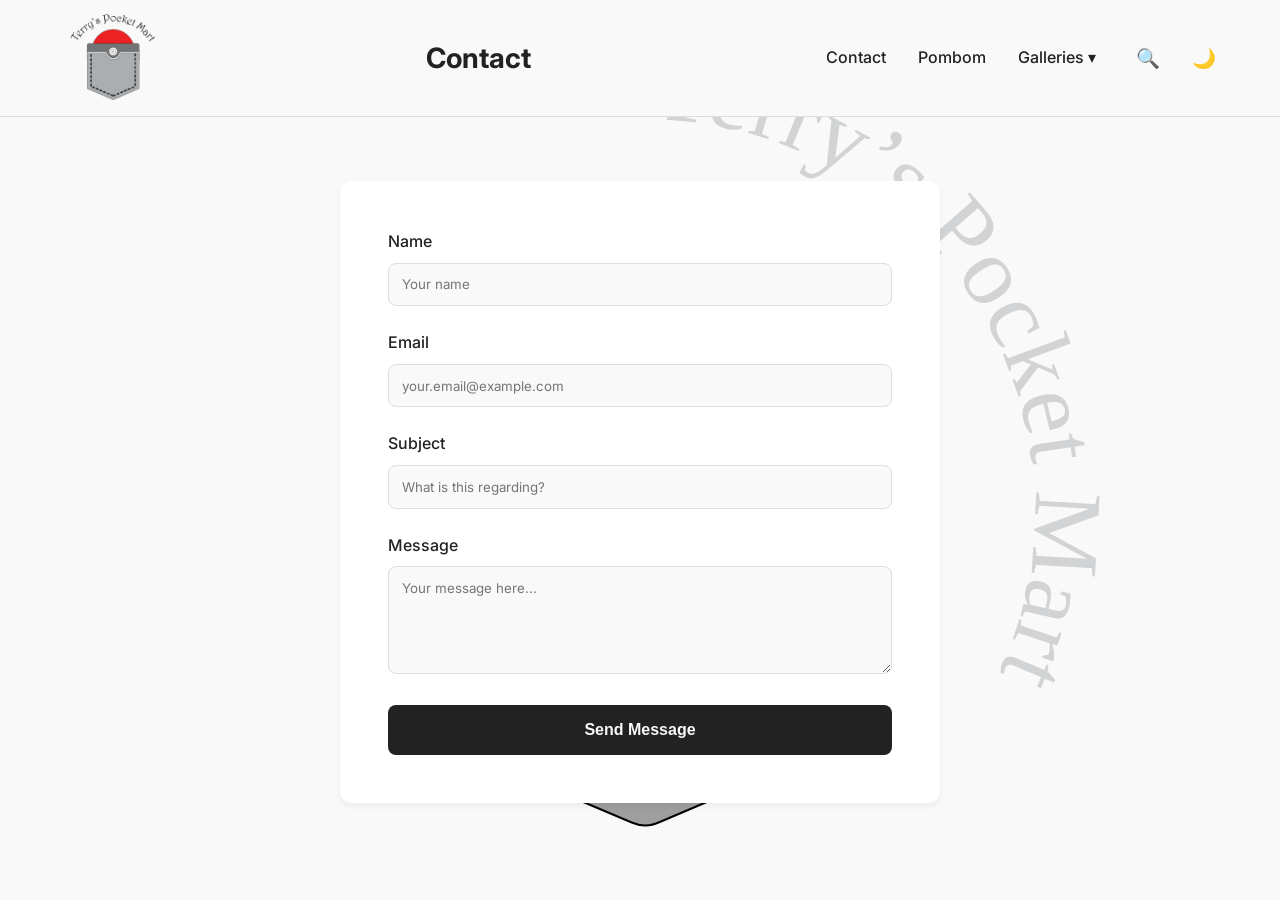
<file: contact.html>
<!DOCTYPE html>
<html lang="en">
<head>
    <meta charset="UTF-8">
    <meta name="viewport" content="width=device-width, initial-scale=1.0">
    <title>Contact - 3D Print Gallery</title>
    <link rel="preconnect" href="https://fonts.googleapis.com">
    <link rel="preconnect" href="https://fonts.gstatic.com" crossorigin>
    <link href="https://fonts.googleapis.com/css2?family=Inter:wght@400;500;600;700&display=swap" rel="stylesheet">
    <link rel="stylesheet" href="css/style.css">
</head>
<body>
    <header>
        <div class="logo-container">
            <img src="images/logo.png" alt="Pocket Mart Logo" class="logo-light">
            <img src="images/logo_dark.png" alt="Pocket Mart Logo" class="logo-dark">
        </div>
        <div id="nav-page-title" class="nav-page-title"></div>
        <nav>
            <div id="nav-links-container" style="display: flex; align-items: center;"></div>
            <div class="search-container">
                <input type="text" id="search-input" class="search-input" placeholder="Search titles...">
                <button id="search-toggle" class="search-toggle" aria-label="Toggle search">🔍</button>
            </div>
            <button id="theme-toggle" class="theme-toggle" aria-label="Toggle theme">🌙</button>
        </nav>
    </header>

    <main>
        <div class="contact-container">
            <form id="contact-form">
                <div class="form-group">
                    <label for="name">Name</label>
                    <input type="text" id="name" name="name" required placeholder="Your name">
                </div>
                <div class="form-group">
                    <label for="email">Email</label>
                    <input type="email" id="email" name="email" required placeholder="your.email@example.com">
                </div>
                <div class="form-group">
                    <label for="subject">Subject</label>
                    <input type="text" id="subject" name="subject" required placeholder="What is this regarding?">
                </div>
                <div class="form-group">
                    <label for="message">Message</label>
                    <textarea id="message" name="message" rows="5" required placeholder="Your message here..."></textarea>
                </div>
                <button type="submit">Send Message</button>
            </form>
        </div>
    </main>

    <script src="js/data.js"></script>
    <script src="js/main.js"></script>
</body>
</html>
</file>
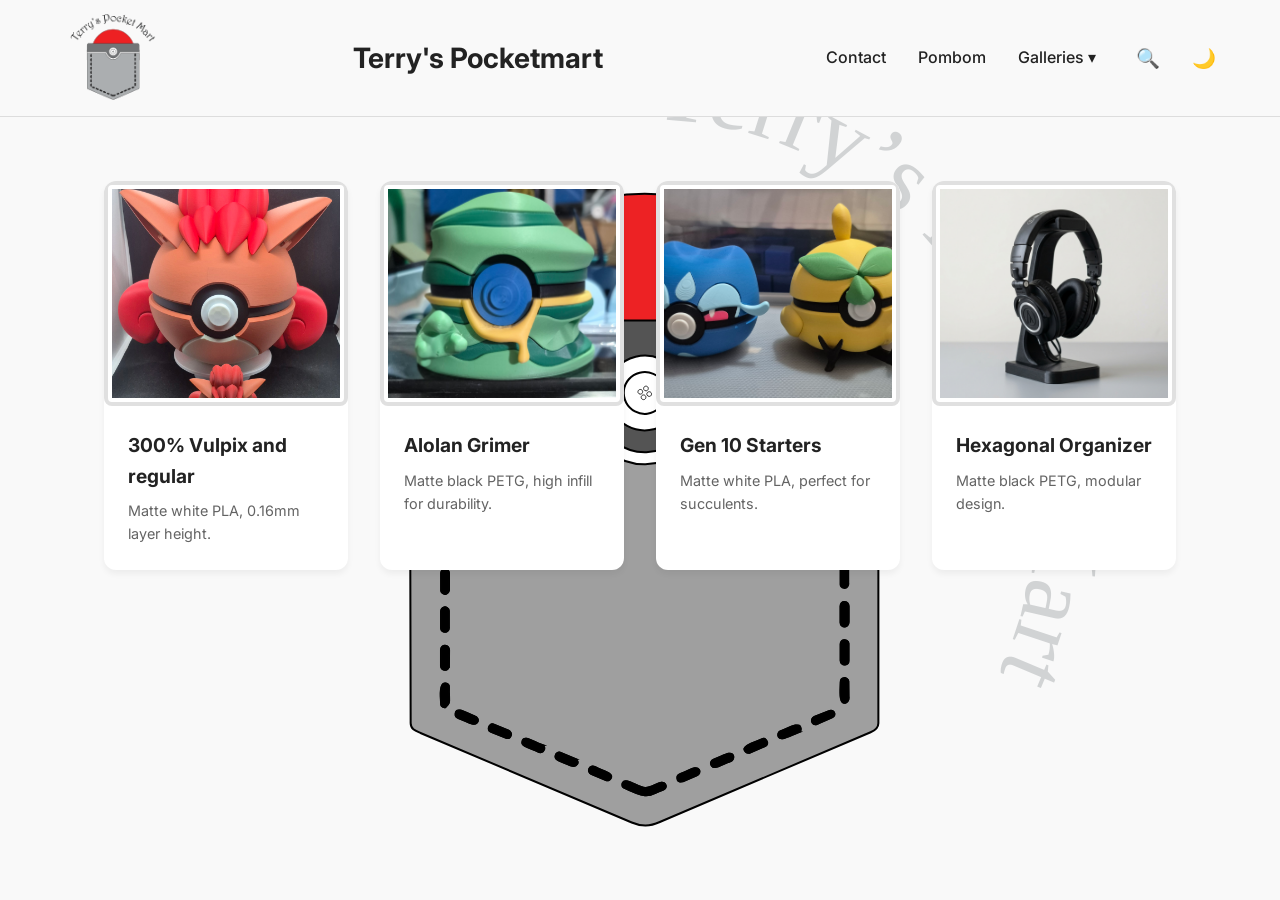
<file: gallery.html>
<!DOCTYPE html>
<html lang="en">
<head>
    <meta charset="UTF-8">
    <meta name="viewport" content="width=device-width, initial-scale=1.0">
    <title>3D Print Gallery</title>
    <link rel="preconnect" href="https://fonts.googleapis.com">
    <link rel="preconnect" href="https://fonts.gstatic.com" crossorigin>
    <link href="https://fonts.googleapis.com/css2?family=Inter:wght@400;500;600;700&display=swap" rel="stylesheet">
    <link rel="stylesheet" href="css/style.css">
</head>
<body>
    <header>
        <div class="logo-container">
            <img src="images/logo.png" alt="Pocket Mart Logo" class="logo-light">
            <img src="images/logo_dark.png" alt="Pocket Mart Logo" class="logo-dark">
        </div>
        <div id="nav-page-title" class="nav-page-title"></div>
        <nav>
            <div id="nav-links-container" style="display: flex; align-items: center;"></div>
            <div class="search-container">
                <input type="text" id="search-input" class="search-input" placeholder="Search titles...">
                <button id="search-toggle" class="search-toggle" aria-label="Toggle search">🔍</button>
            </div>
            <button id="theme-toggle" class="theme-toggle" aria-label="Toggle theme">🌙</button>
        </nav>
    </header>

    <main>
        <div class="gallery" id="gallery-container">
            <!-- Items injected by JS -->
        </div>
    </main>

    <div id="image-modal" class="modal">
        <span class="close-modal">&times;</span>
        <div id="modal-content-container">
            <img class="modal-content" id="modal-image">
        </div>
    </div>

    <script src="js/data.js"></script>
    <script src="js/main.js"></script>
</body>
</html>
</file>
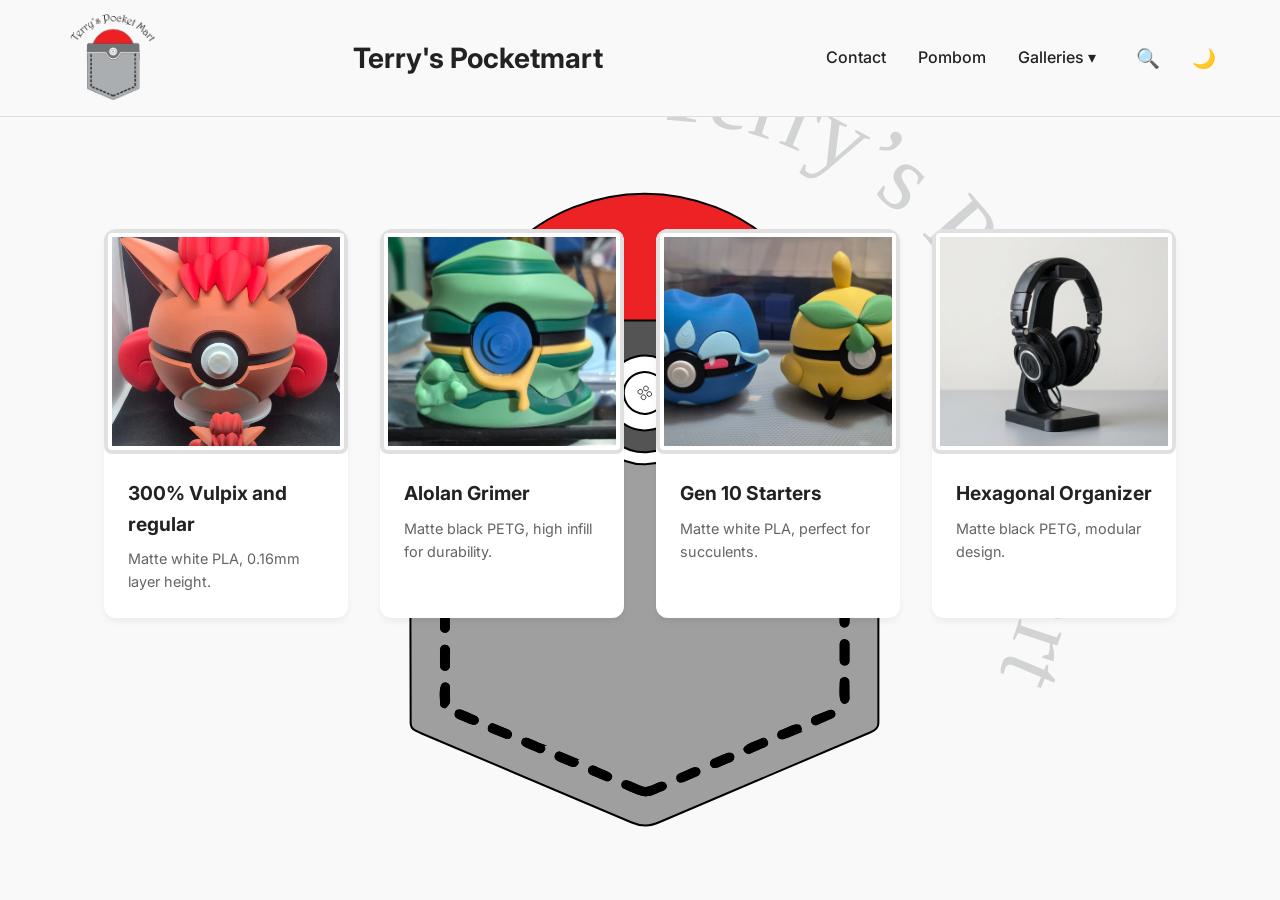
<file: page.html>
<!DOCTYPE html>
<html lang="en">
<head>
    <meta charset="UTF-8">
    <meta name="viewport" content="width=device-width, initial-scale=1.0">
    <title>3D Print Gallery</title>
    <link rel="preconnect" href="https://fonts.googleapis.com">
    <link rel="preconnect" href="https://fonts.gstatic.com" crossorigin>
    <link href="https://fonts.googleapis.com/css2?family=Inter:wght@400;500;600;700&display=swap" rel="stylesheet">
    <link rel="stylesheet" href="css/style.css">
</head>
<body>
    <header>
        <div class="logo-container">
            <img src="images/logo.png" alt="Pocket Mart Logo" class="logo-light">
            <img src="images/logo_dark.png" alt="Pocket Mart Logo" class="logo-dark">
        </div>
        <div id="nav-page-title" class="nav-page-title"></div>
        <nav>
            <div id="nav-links-container" style="display: flex; align-items: center;"></div>
            <div class="search-container">
                <input type="text" id="search-input" class="search-input" placeholder="Search titles...">
                <button id="search-toggle" class="search-toggle" aria-label="Toggle search">🔍</button>
            </div>
            <button id="theme-toggle" class="theme-toggle" aria-label="Toggle theme">🌙</button>
        </nav>
    </header>

    <main>
        <div id="custom-page-container" style="margin-top: 2rem; margin-bottom: 3rem;">
            <!-- Content injected by JS -->
        </div>
        
        <div class="gallery" id="gallery-container">
            <!-- Gallery items will be injected here by JS -->
        </div>
    </main>

    <div class="modal" id="image-modal">
        <span class="close-modal">&times;</span>
        <div id="modal-content-container">
            <img class="modal-content" id="modal-image">
        </div>
    </div>

    <script src="js/data.js"></script>
    <script src="js/main.js"></script>
</body>
</html>
</file>
<file: css/style.css>
:root {
  --bg-color: #f9f9f9;
  --text-color: #222222;
  --card-bg: #ffffff;
  --accent-color: #007bff;
  --border-color: #dddddd;
  --transition-speed: 0.3s;
}

[data-theme="dark"] {
  --bg-color: #121212;
  --text-color: #f0f0f0;
  --card-bg: #1e1e1e;
  --accent-color: #4da3ff;
  --border-color: #333333;
}

* {
  box-sizing: border-box;
  margin: 0;
  padding: 0;
}

html {
  background-color: var(--bg-color);
  transition: background-color var(--transition-speed);
}

body {
  font-family: 'Inter', sans-serif;
  background-color: var(--bg-color);
  color: var(--text-color);
  transition: background-color var(--transition-speed), color var(--transition-speed);
  line-height: 1.6;
}

header {
  padding: 0.5rem 5%;
  display: flex;
  justify-content: space-between;
  align-items: center;
  border-bottom: 1px solid var(--border-color);
  background-color: var(--bg-color);
  position: sticky;
  top: 0;
  z-index: 100;
}

.logo-container {
  display: flex;
  align-items: center;
}

.logo-container img {
  height: 100px;
  width: auto;
}

.logo-dark {
  display: none;
}

[data-theme="dark"] .logo-light {
  display: none;
}

[data-theme="dark"] .logo-dark {
  display: block;
}

nav {
  display: flex;
  align-items: center;
}

#nav-links-container {
  display: flex;
  align-items: center;
}

.nav-page-title {
  font-size: 1.75rem;
  font-weight: 700;
  color: var(--text-color);
  white-space: nowrap;
  flex: 1;
  text-align: center;
}

nav a {
  color: var(--text-color);
  text-decoration: none;
  margin-left: 2rem;
  font-weight: 500;
  transition: color var(--transition-speed);
}

nav a:hover {
  color: var(--accent-color);
}

.nav-dropdown {
  position: relative;
  display: inline-block;
  margin-left: 2rem;
}

.nav-dropdown > a {
  margin-left: 0;
}

.dropdown-content {
  display: none;
  position: absolute;
  background-color: var(--card-bg);
  min-width: 160px;
  box-shadow: 0px 8px 16px 0px rgba(0,0,0,0.1);
  z-index: 200;
  border-radius: 8px;
  overflow: hidden;
  top: 100%;
  left: 0;
  border: 1px solid var(--border-color);
}

.dropdown-content a {
  color: var(--text-color);
  padding: 12px 16px;
  text-decoration: none;
  display: block;
  margin-left: 0;
  border-bottom: 1px solid var(--border-color);
}

.dropdown-content a:last-child {
  border-bottom: none;
}

.dropdown-content a:hover {
  background-color: var(--bg-color);
  color: var(--accent-color);
}

.nav-dropdown:hover .dropdown-content {
  display: block;
}

.theme-toggle {
  background: none;
  border: none;
  color: var(--text-color);
  cursor: pointer;
  font-size: 1.2rem;
  margin-left: 2rem;
  transition: transform 0.2s;
}

.theme-toggle:hover {
  transform: scale(1.1);
}

.search-container {
  display: flex;
  align-items: center;
  margin-left: 2rem;
  position: relative;
}

.search-input {
  width: 0;
  opacity: 0;
  padding: 0;
  border: none;
  border-bottom: 2px solid var(--accent-color);
  background: transparent;
  color: var(--text-color);
  transition: width 0.3s, opacity 0.3s, padding 0.3s;
  font-size: 1rem;
  outline: none;
}

.search-input.active {
  width: 200px;
  opacity: 1;
  padding: 0.5rem;
}

.search-toggle {
  background: none;
  border: none;
  color: var(--text-color);
  cursor: pointer;
  font-size: 1.2rem;
  margin-left: 0.5rem;
  transition: transform 0.2s;
}

.search-toggle:hover {
  transform: scale(1.1);
}

main {
  padding: 4rem 5%;
  max-width: 1200px;
  margin: 0 auto;
}

h1 {
  font-size: 2.5rem;
  margin-bottom: 1rem;
  font-weight: 700;
}

p.subtitle {
  font-size: 1.1rem;
  color: var(--text-color);
  opacity: 0.8;
  margin-bottom: 3rem;
}

/* Gallery Grid */
.gallery {
  display: grid;
  grid-template-columns: repeat(auto-fill, minmax(225px, 1fr));
  gap: 2rem;
}

@media (min-width: 768px) {
    .gallery[data-cols="2"] { grid-template-columns: repeat(2, 1fr); }
    .gallery[data-cols="3"] { grid-template-columns: repeat(3, 1fr); }
    .gallery[data-cols="4"] { grid-template-columns: repeat(4, 1fr); }
    .gallery[data-cols="5"] { grid-template-columns: repeat(5, 1fr); }
}

.gallery-item {
  background-color: var(--card-bg);
  border-radius: 12px;
  overflow: hidden;
  box-shadow: 0 4px 6px rgba(0, 0, 0, 0.05);
  transition: transform var(--transition-speed), box-shadow var(--transition-speed);
  cursor: pointer;
}

.gallery-item:hover {
  transform: translateY(-5px);
  box-shadow: 0 10px 20px rgba(0, 0, 0, 0.1);
}

.gallery-item img {
  width: 100%;
  height: 225px;
  object-fit: cover;
  display: block;
  border: 4px solid #e0e0e0;
  border-radius: 8px;
  padding: 4px;
  background-color: var(--card-bg);
  box-sizing: border-box;
}

.gallery-item-info {
  padding: 1.5rem;
}

.gallery-item-info h3 {
  font-size: 1.2rem;
  margin-bottom: 0.5rem;
}

.gallery-item-info p {
  font-size: 0.9rem;
  opacity: 0.7;
}

/* Contact Form */
.contact-container {
  max-width: 600px;
  margin: 0 auto;
  background-color: var(--card-bg);
  padding: 3rem;
  border-radius: 12px;
  box-shadow: 0 4px 6px rgba(0, 0, 0, 0.05);
}

.form-group {
  margin-bottom: 1.5rem;
}

.form-group label {
  display: block;
  margin-bottom: 0.5rem;
  font-weight: 500;
}

.form-group input,
.form-group textarea {
  width: 100%;
  padding: 0.8rem;
  border: 1px solid var(--border-color);
  border-radius: 8px;
  background-color: var(--bg-color);
  color: var(--text-color);
  font-family: inherit;
  transition: border-color var(--transition-speed);
}

.form-group input:focus,
.form-group textarea:focus {
  outline: none;
  border-color: var(--accent-color);
}

button[type="submit"] {
  background-color: var(--text-color);
  color: var(--bg-color);
  border: none;
  padding: 1rem 2rem;
  font-size: 1rem;
  font-weight: 600;
  border-radius: 8px;
  cursor: pointer;
  width: 100%;
  transition: transform 0.2s, opacity 0.2s;
}

button[type="submit"]:hover {
  opacity: 0.9;
  transform: translateY(-2px);
}

/* Lightbox Modal */
.modal {
  display: none;
  position: fixed;
  z-index: 1000;
  left: 0;
  top: 0;
  width: 100%;
  height: 100%;
  background-color: rgba(0, 0, 0, 0.9);
  justify-content: center;
  align-items: center;
  opacity: 0;
  transition: opacity var(--transition-speed);
}

.modal.active {
  display: flex;
  opacity: 1;
}

.modal-content {
  max-width: 90%;
  max-height: 90vh;
  object-fit: contain;
  border-radius: 8px;
  border: 4px solid #e0e0e0;
  padding: 4px;
  background-color: var(--card-bg);
  box-sizing: border-box;
}

.close-modal {
  position: absolute;
  top: 20px;
  right: 30px;
  color: #fff;
  font-size: 40px;
  font-weight: bold;
  cursor: pointer;
}

.close-modal:hover {
  color: var(--accent-color);
}

/* Image Comparison Slider */
.img-comp-container {
    position: relative;
    width: 100%;
    height: 250px; /* Match gallery item image height */
    overflow: hidden;
}

.modal-comp-wrapper {
    border-radius: 8px;
    border: 4px solid #e0e0e0;
    padding: 4px;
    background-color: var(--card-bg);
    box-sizing: border-box;
    display: inline-block;
}

.modal-comp-container {
    height: auto !important;
    width: auto !important;
}

.modal-comp-wrapper .modal-content {
    border: none;
    padding: 0;
    border-radius: 4px;
}

.img-comp-img {
    position: absolute;
    width: 100%;
    height: 100%;
    overflow: hidden;
    top: 0;
    left: 0;
}

.img-comp-overlay {
    width: 50%;
}

.img-comp-img img {
    display: block;
    width: 100%;
    height: 250px;
    object-fit: cover;
    max-width: none;
    position: absolute;
    top: 0;
    left: 0;
}

.img-comp-slider {
    position: absolute;
    z-index: 9;
    cursor: ew-resize;
    width: 44px;
    height: 44px;
    background: linear-gradient(to bottom, #ee1515 46%, #000000 46%, #000000 54%, #ffffff 54%);
    border: 3px solid #000000;
    border-radius: 50%;
    top: 50%;
    left: 50%;
    transform: translate(-50%, -50%);
    display: flex;
    align-items: center;
    justify-content: center;
    box-shadow: 0 4px 6px rgba(0,0,0,0.3);
}

.img-comp-slider::before {
    content: "";
    width: 12px;
    height: 12px;
    background-color: #ffffff;
    border: 3px solid #000000;
    border-radius: 50%;
}

.img-comp-slider::after {
    content: "↔";
    position: absolute;
    top: 74%;
    font-size: 29px;
    color: #000000;
    font-weight: bold;
    left: 50%;
    transform: translate(-50%, -50%);
    line-height: 1;
}
</file>
